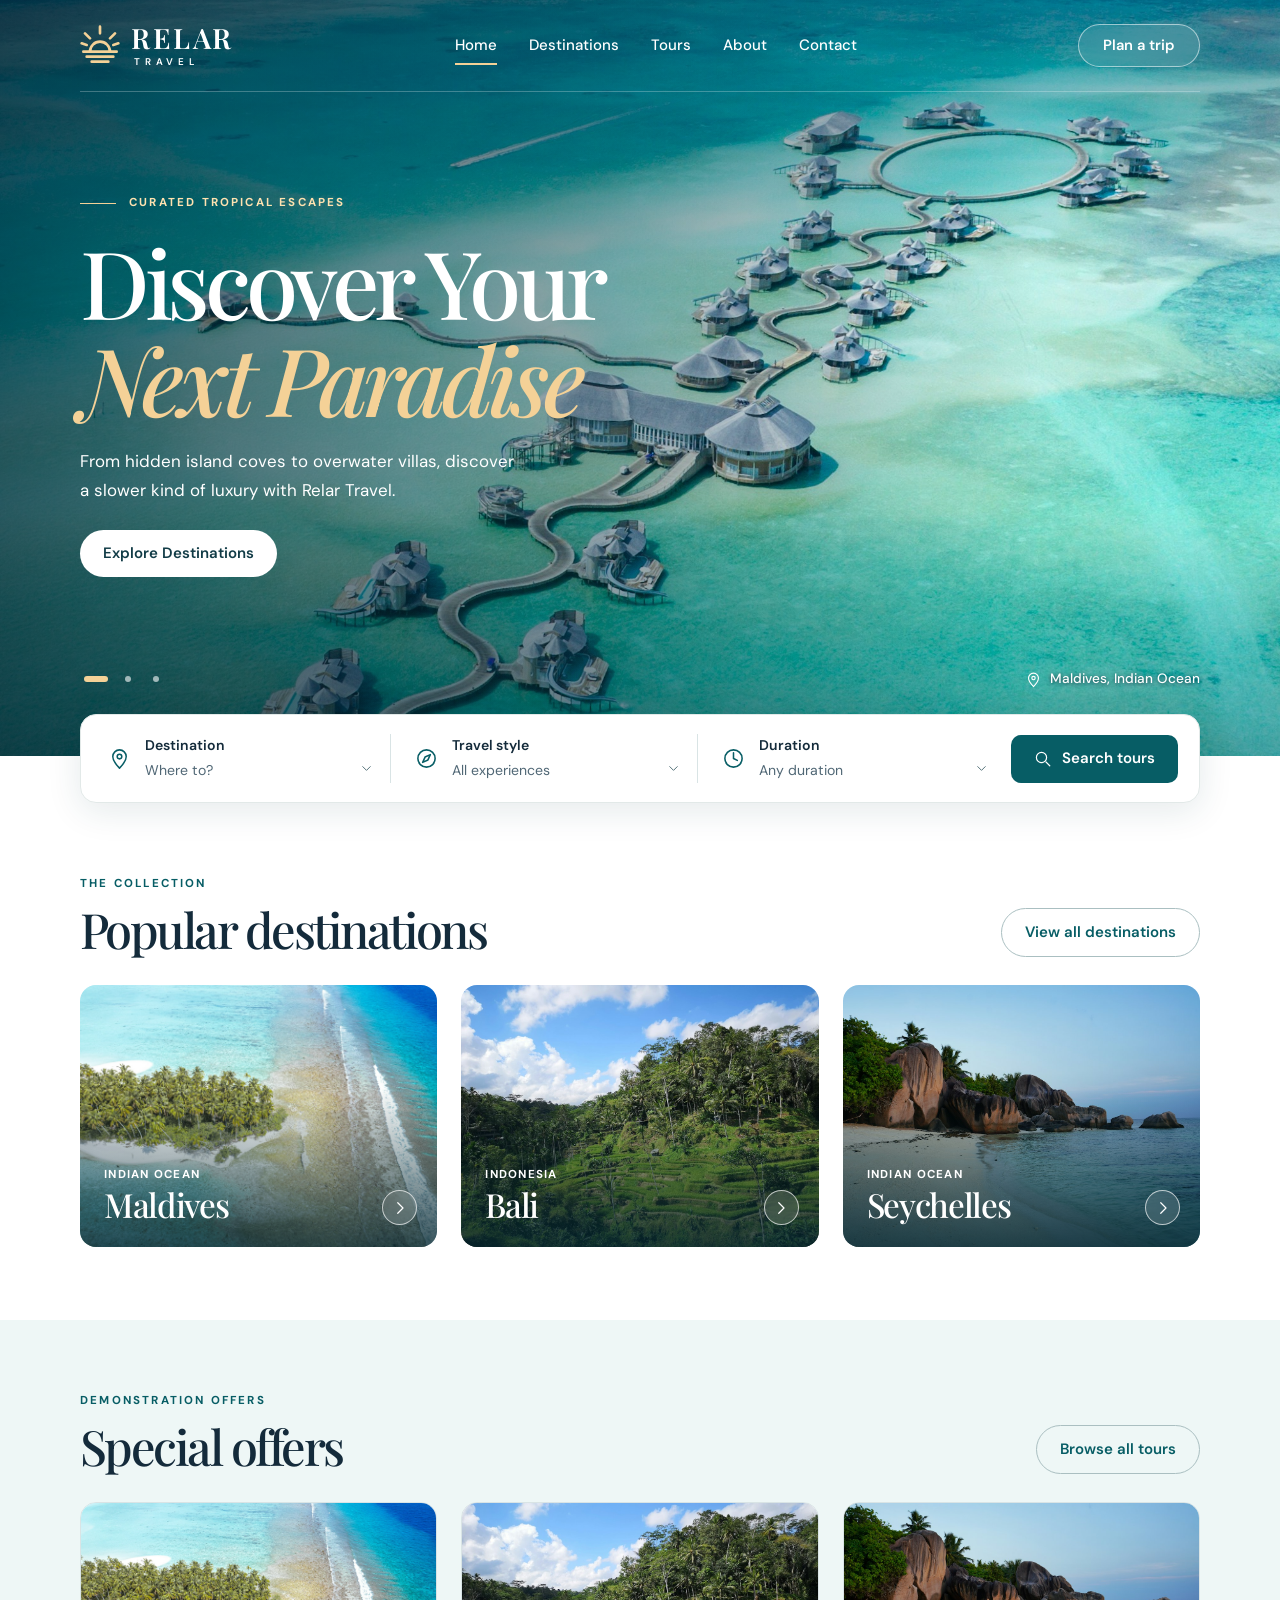
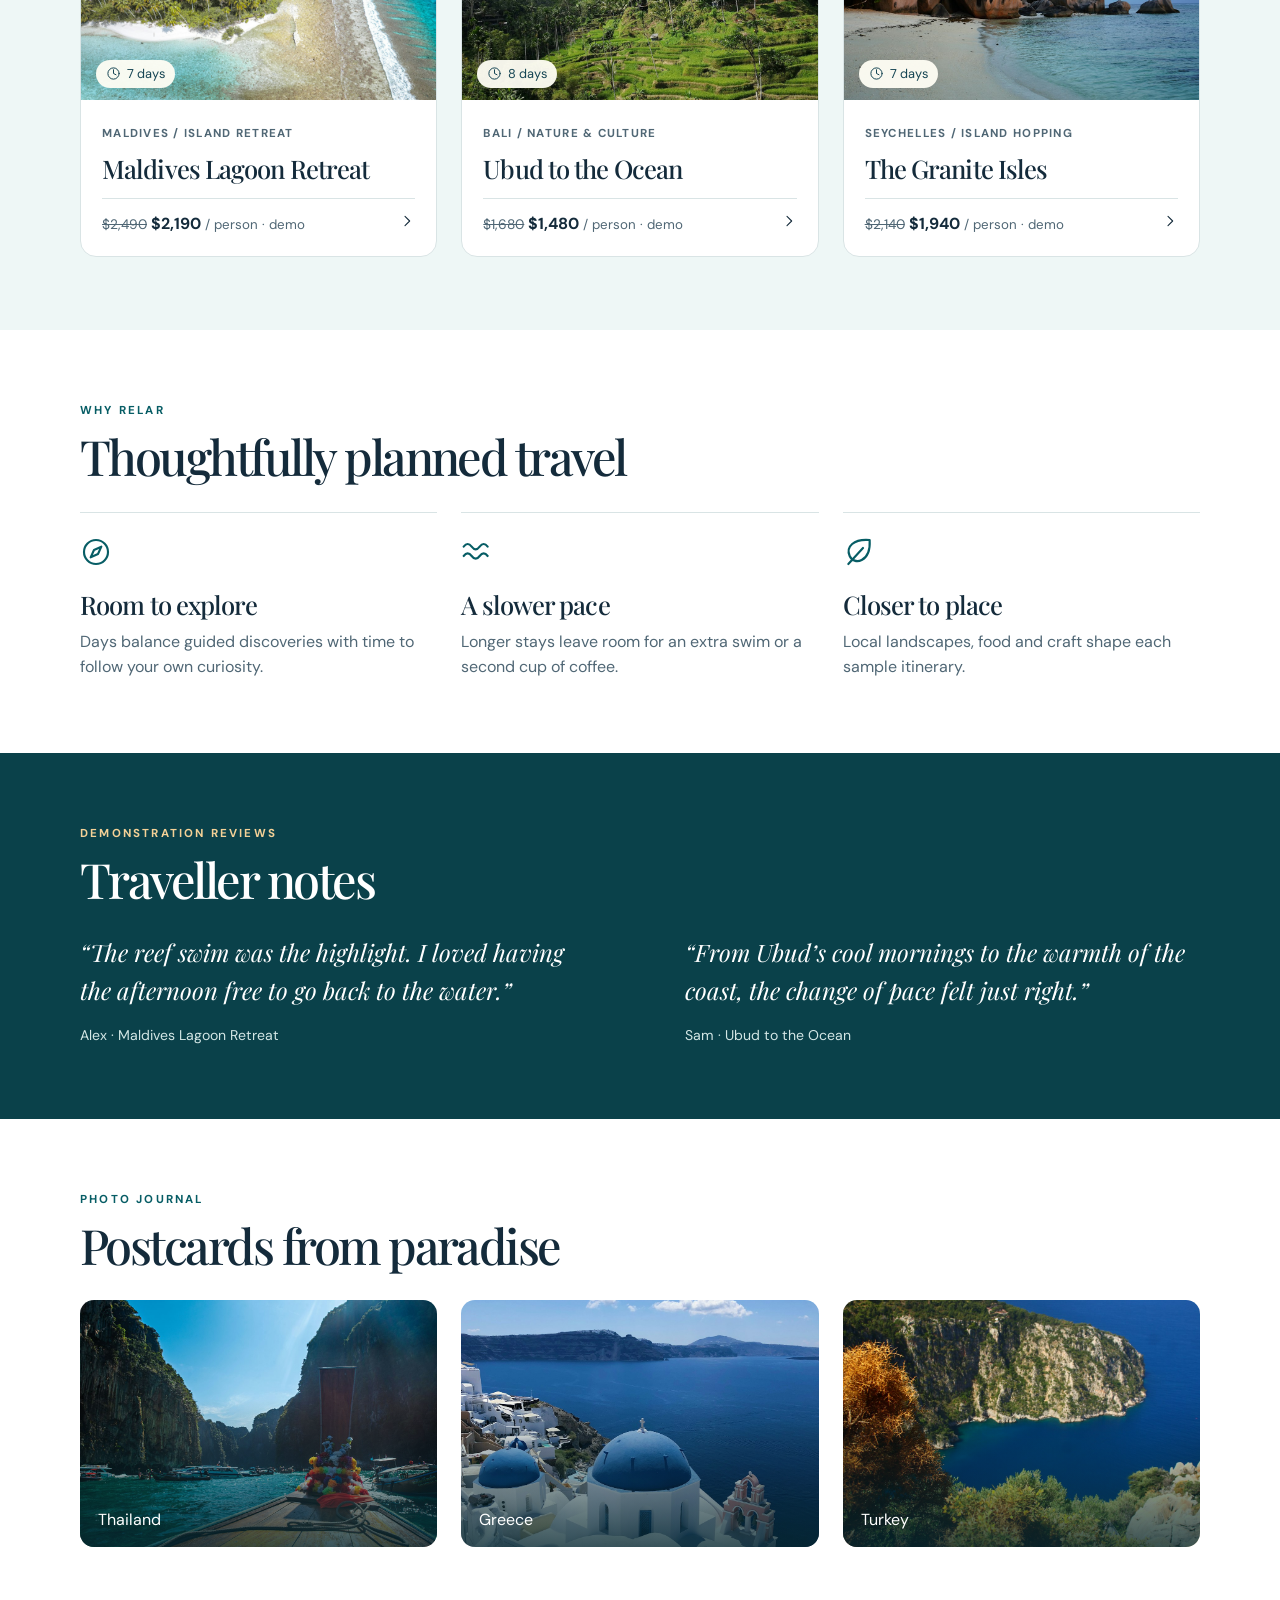
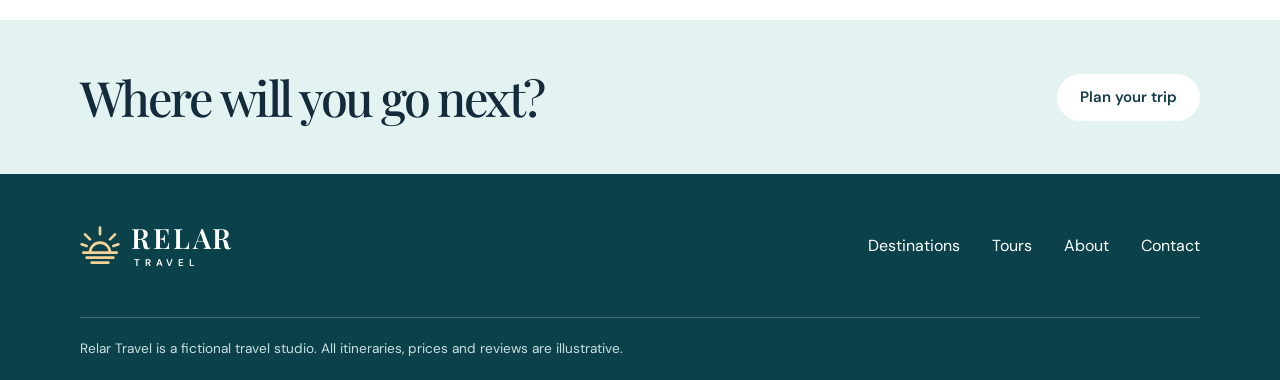
<file: index.html>
<!doctype html>
<html lang="en">
<head>
  <meta charset="utf-8">
  <meta name="viewport" content="width=device-width, initial-scale=1">
  <meta name="theme-color" content="#064d5a">
  <meta name="description" content="Explore tropical destinations and fictional resort itineraries with Relar Travel, a demonstration travel collection.">
  <title>Island escapes | Relar Travel</title>
  <link rel="icon" href="assets/sun.svg" type="image/svg+xml">
  <link rel="preconnect" href="https://fonts.googleapis.com">
  <link rel="preconnect" href="https://fonts.gstatic.com" crossorigin>
  <link href="https://fonts.googleapis.com/css2?family=DM+Sans:wght@400;500;600;700&amp;family=Playfair+Display:ital,wght@0,500;0,600;1,500&amp;display=swap" rel="stylesheet">
  <link rel="stylesheet" href="css/style.css">
  <script defer src="js/data.js"></script>
  <script defer src="js/main.js"></script>
</head>
<body data-page="index">
  <a class="skip" href="#main">Skip to content</a>
  <header id="header"></header>
  <main id="main"><noscript>Please enable JavaScript to explore the travel collection.</noscript></main>
  <footer id="footer"></footer>
</body>
</html>
</file>
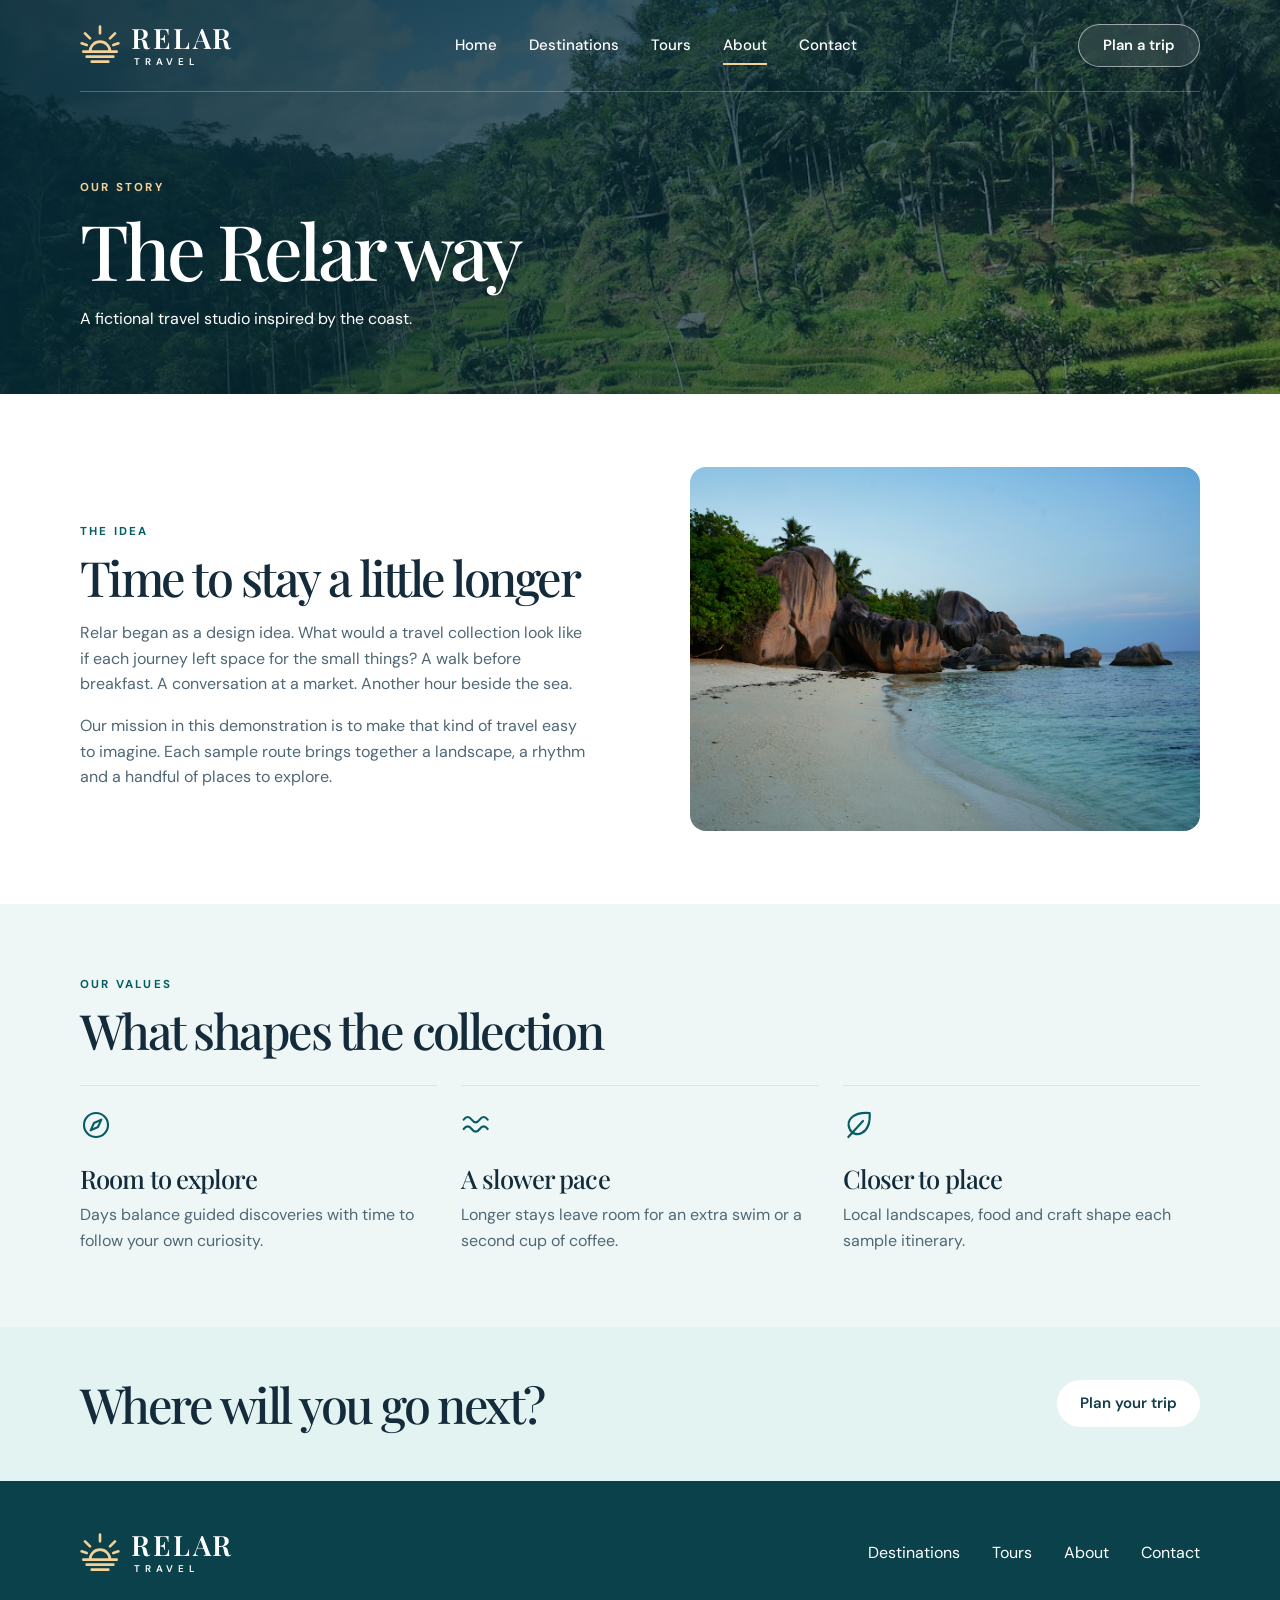
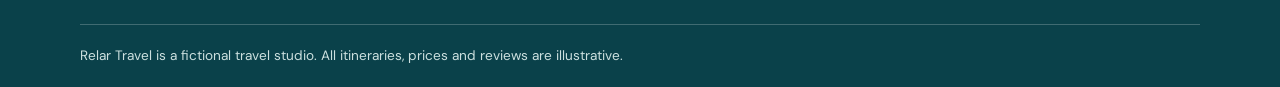
<file: about.html>
<!doctype html>
<html lang="en">
<head>
  <meta charset="utf-8">
  <meta name="viewport" content="width=device-width, initial-scale=1">
  <meta name="theme-color" content="#064d5a">
  <meta name="description" content="Explore tropical destinations and fictional resort itineraries with Relar Travel, a demonstration travel collection.">
  <title>Our story | Relar Travel</title>
  <link rel="icon" href="assets/sun.svg" type="image/svg+xml">
  <link rel="preconnect" href="https://fonts.googleapis.com">
  <link rel="preconnect" href="https://fonts.gstatic.com" crossorigin>
  <link href="https://fonts.googleapis.com/css2?family=DM+Sans:wght@400;500;600;700&amp;family=Playfair+Display:ital,wght@0,500;0,600;1,500&amp;display=swap" rel="stylesheet">
  <link rel="stylesheet" href="css/style.css">
  <script defer src="js/data.js"></script>
  <script defer src="js/main.js"></script>
</head>
<body data-page="about">
  <a class="skip" href="#main">Skip to content</a>
  <header id="header"></header>
  <main id="main"><noscript>Please enable JavaScript to explore the travel collection.</noscript></main>
  <footer id="footer"></footer>
</body>
</html>
</file>
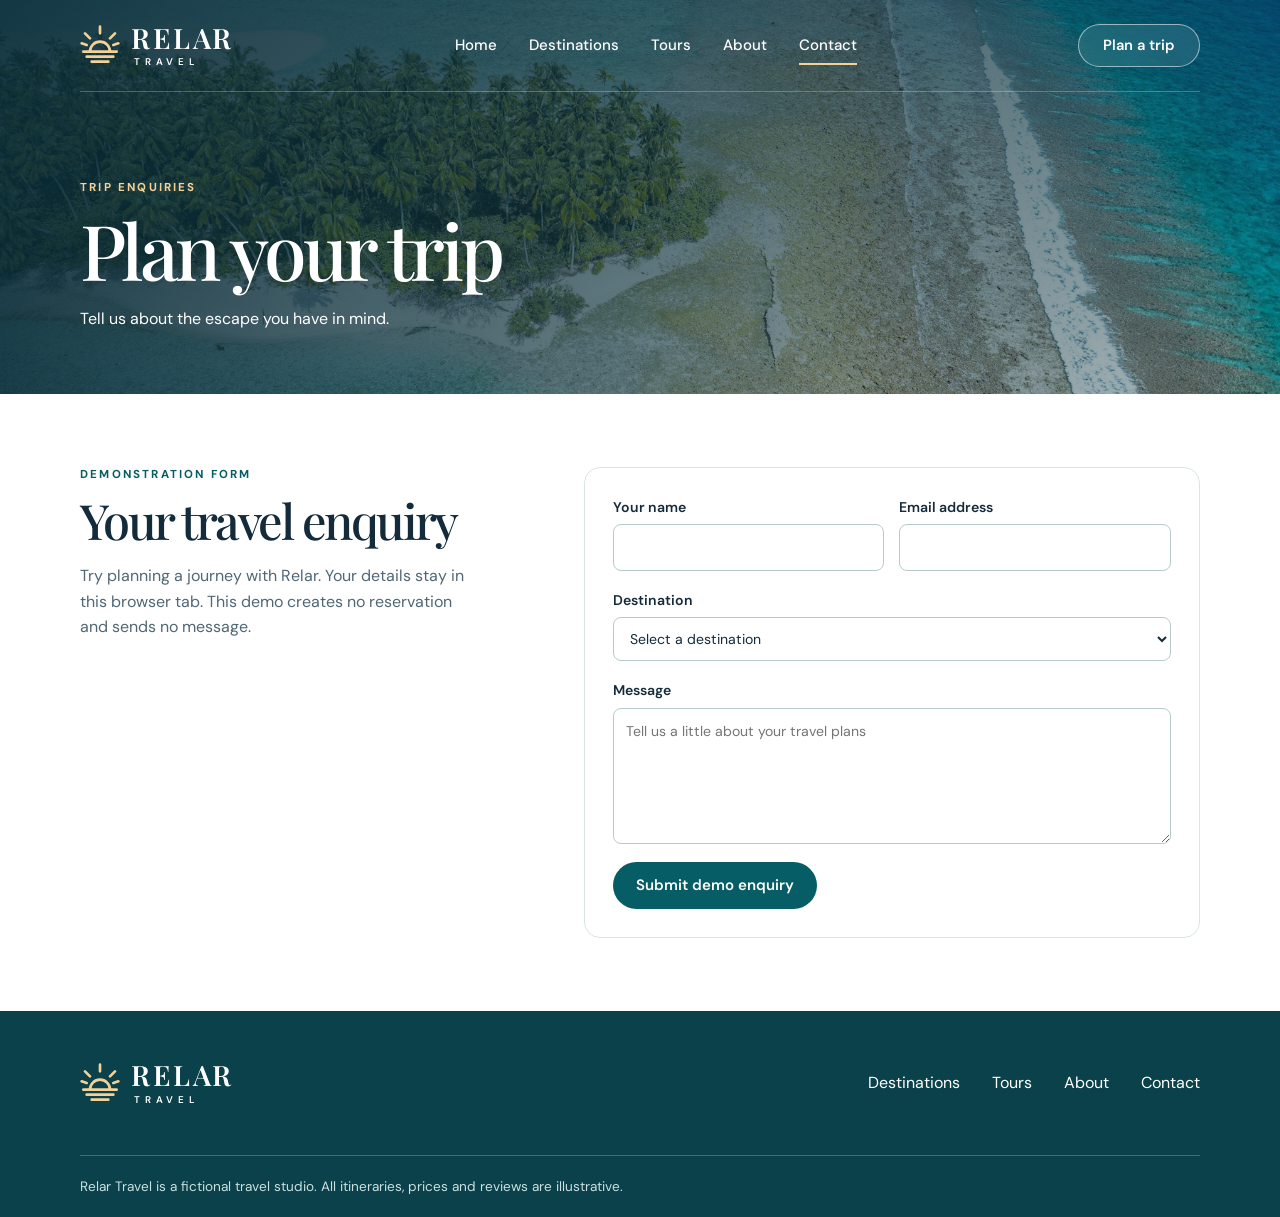
<file: contact.html>
<!doctype html>
<html lang="en">
<head>
  <meta charset="utf-8">
  <meta name="viewport" content="width=device-width, initial-scale=1">
  <meta name="theme-color" content="#064d5a">
  <meta name="description" content="Explore tropical destinations and fictional resort itineraries with Relar Travel, a demonstration travel collection.">
  <title>Plan your trip | Relar Travel</title>
  <link rel="icon" href="assets/sun.svg" type="image/svg+xml">
  <link rel="preconnect" href="https://fonts.googleapis.com">
  <link rel="preconnect" href="https://fonts.gstatic.com" crossorigin>
  <link href="https://fonts.googleapis.com/css2?family=DM+Sans:wght@400;500;600;700&amp;family=Playfair+Display:ital,wght@0,500;0,600;1,500&amp;display=swap" rel="stylesheet">
  <link rel="stylesheet" href="css/style.css">
  <script defer src="js/data.js"></script>
  <script defer src="js/main.js"></script>
</head>
<body data-page="contact">
  <a class="skip" href="#main">Skip to content</a>
  <header id="header"></header>
  <main id="main"><noscript>Please enable JavaScript to explore the travel collection.</noscript></main>
  <footer id="footer"></footer>
</body>
</html>
</file>
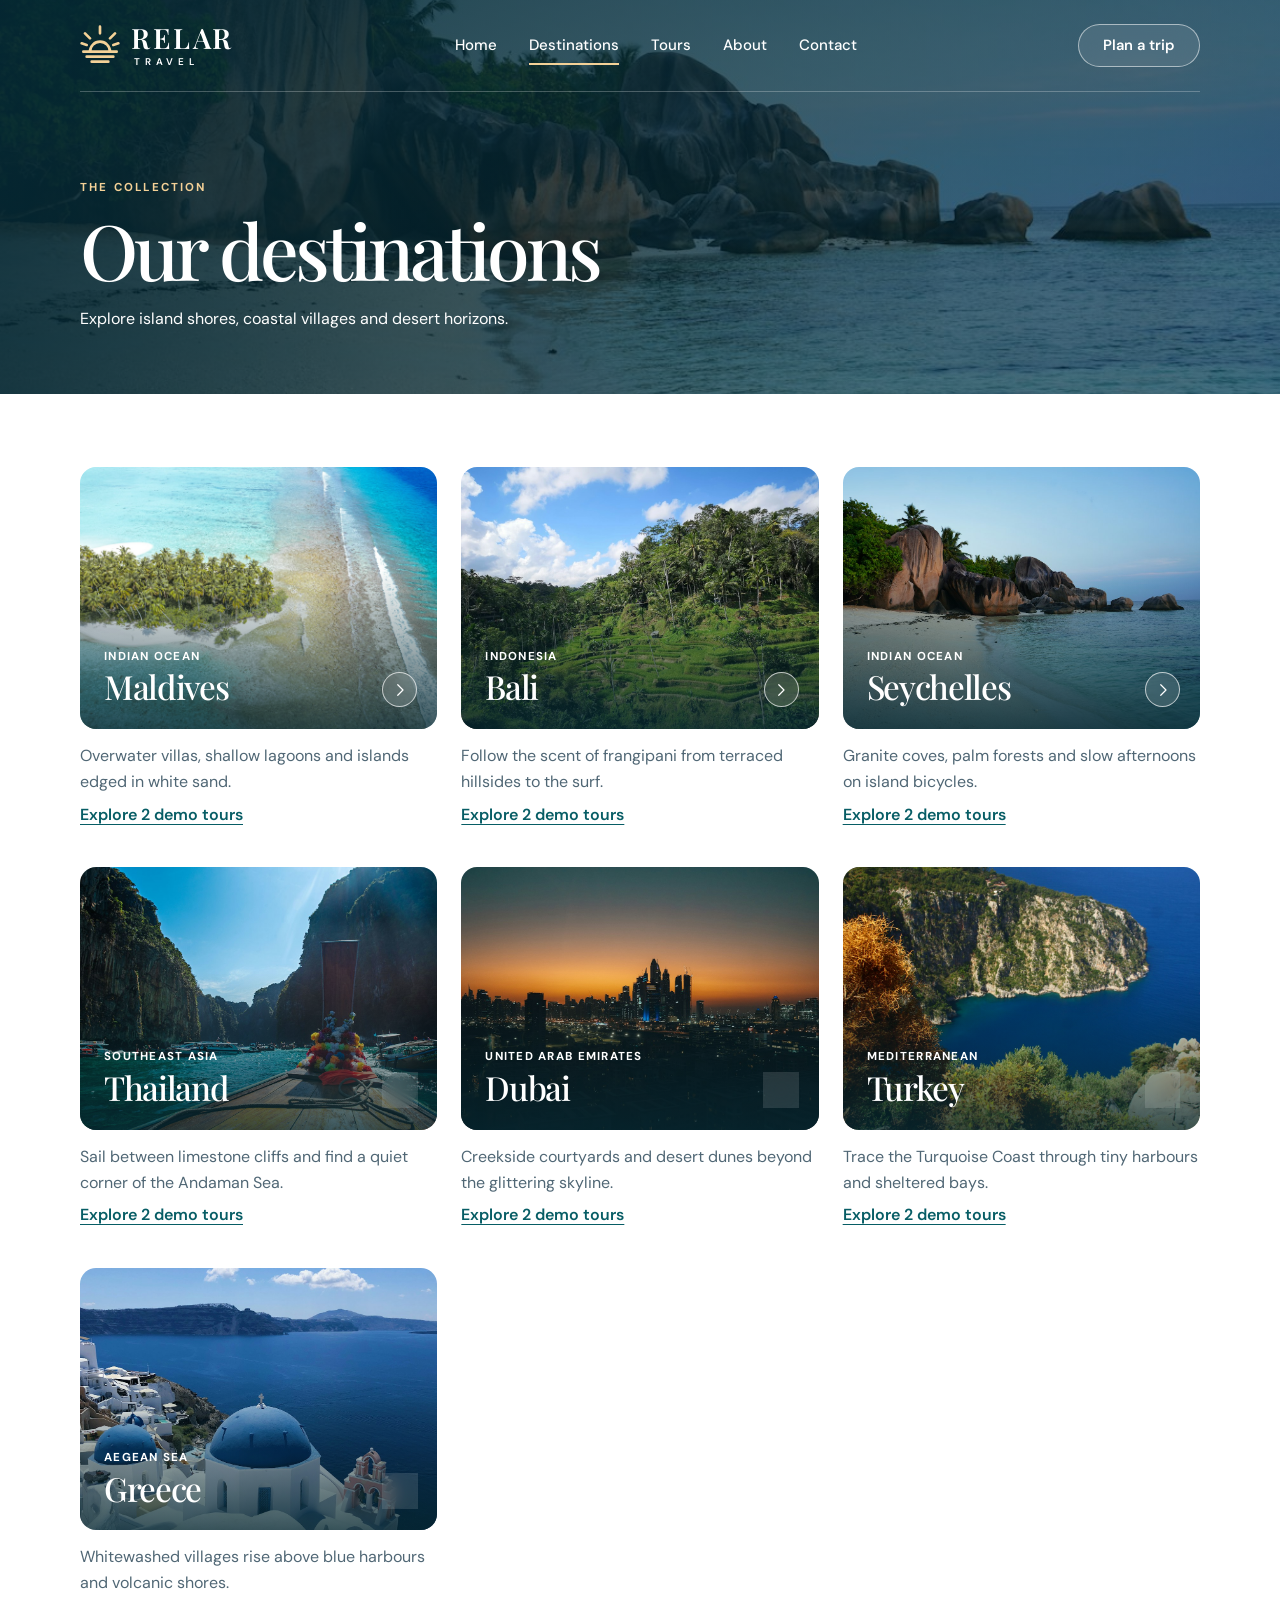
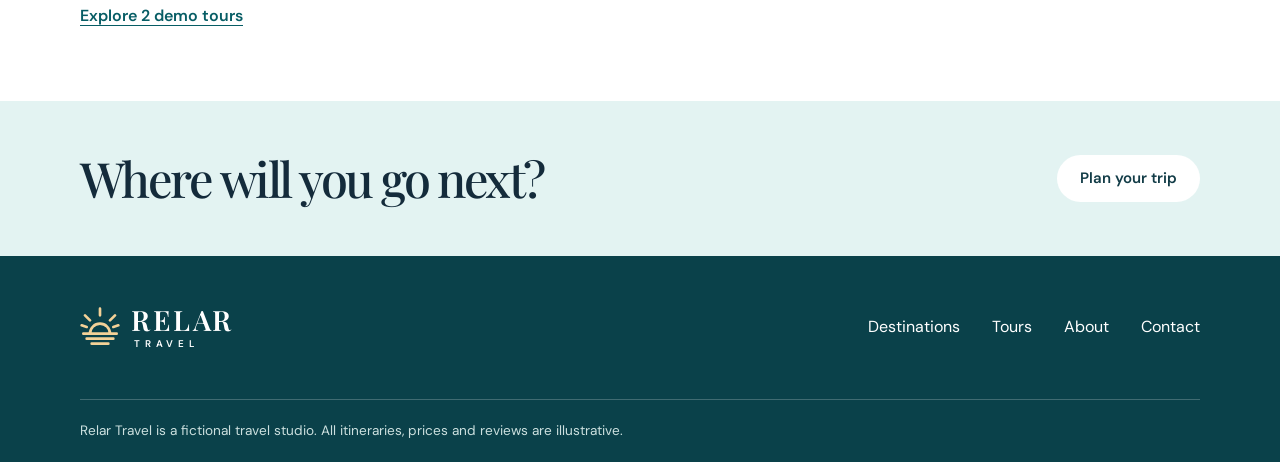
<file: destinations.html>
<!doctype html>
<html lang="en">
<head>
  <meta charset="utf-8">
  <meta name="viewport" content="width=device-width, initial-scale=1">
  <meta name="theme-color" content="#064d5a">
  <meta name="description" content="Explore tropical destinations and fictional resort itineraries with Relar Travel, a demonstration travel collection.">
  <title>Destinations | Relar Travel</title>
  <link rel="icon" href="assets/sun.svg" type="image/svg+xml">
  <link rel="preconnect" href="https://fonts.googleapis.com">
  <link rel="preconnect" href="https://fonts.gstatic.com" crossorigin>
  <link href="https://fonts.googleapis.com/css2?family=DM+Sans:wght@400;500;600;700&amp;family=Playfair+Display:ital,wght@0,500;0,600;1,500&amp;display=swap" rel="stylesheet">
  <link rel="stylesheet" href="css/style.css">
  <script defer src="js/data.js"></script>
  <script defer src="js/main.js"></script>
</head>
<body data-page="destinations">
  <a class="skip" href="#main">Skip to content</a>
  <header id="header"></header>
  <main id="main"><noscript>Please enable JavaScript to explore the travel collection.</noscript></main>
  <footer id="footer"></footer>
</body>
</html>
</file>
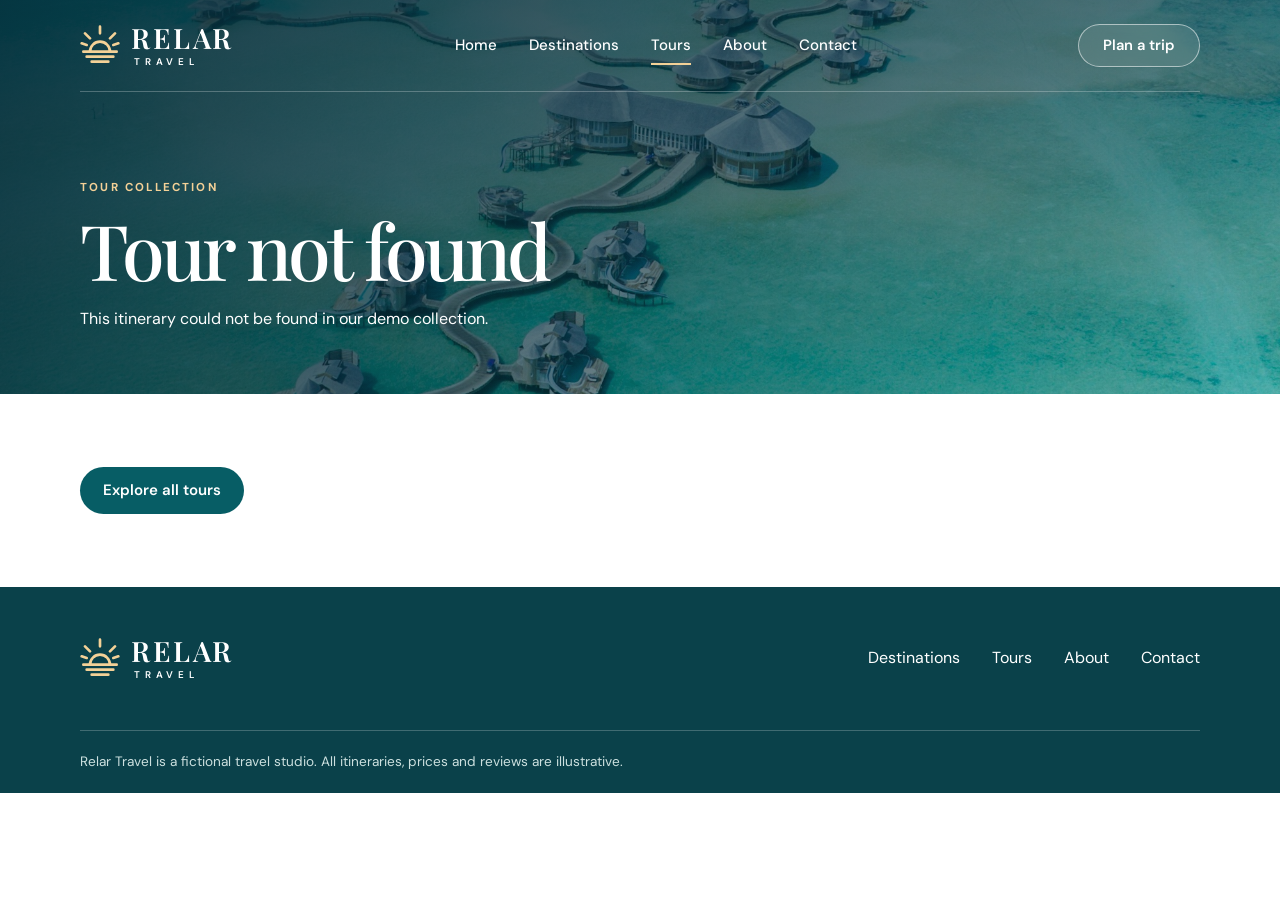
<file: tour.html>
<!doctype html>
<html lang="en">
<head>
  <meta charset="utf-8">
  <meta name="viewport" content="width=device-width, initial-scale=1">
  <meta name="theme-color" content="#064d5a">
  <meta name="description" content="Explore tropical destinations and fictional resort itineraries with Relar Travel, a demonstration travel collection.">
  <title>Tour details | Relar Travel</title>
  <link rel="icon" href="assets/sun.svg" type="image/svg+xml">
  <link rel="preconnect" href="https://fonts.googleapis.com">
  <link rel="preconnect" href="https://fonts.gstatic.com" crossorigin>
  <link href="https://fonts.googleapis.com/css2?family=DM+Sans:wght@400;500;600;700&amp;family=Playfair+Display:ital,wght@0,500;0,600;1,500&amp;display=swap" rel="stylesheet">
  <link rel="stylesheet" href="css/style.css">
  <script defer src="js/data.js"></script>
  <script defer src="js/main.js"></script>
</head>
<body data-page="tour">
  <a class="skip" href="#main">Skip to content</a>
  <header id="header"></header>
  <main id="main"><noscript>Please enable JavaScript to explore the travel collection.</noscript></main>
  <footer id="footer"></footer>
</body>
</html>
</file>
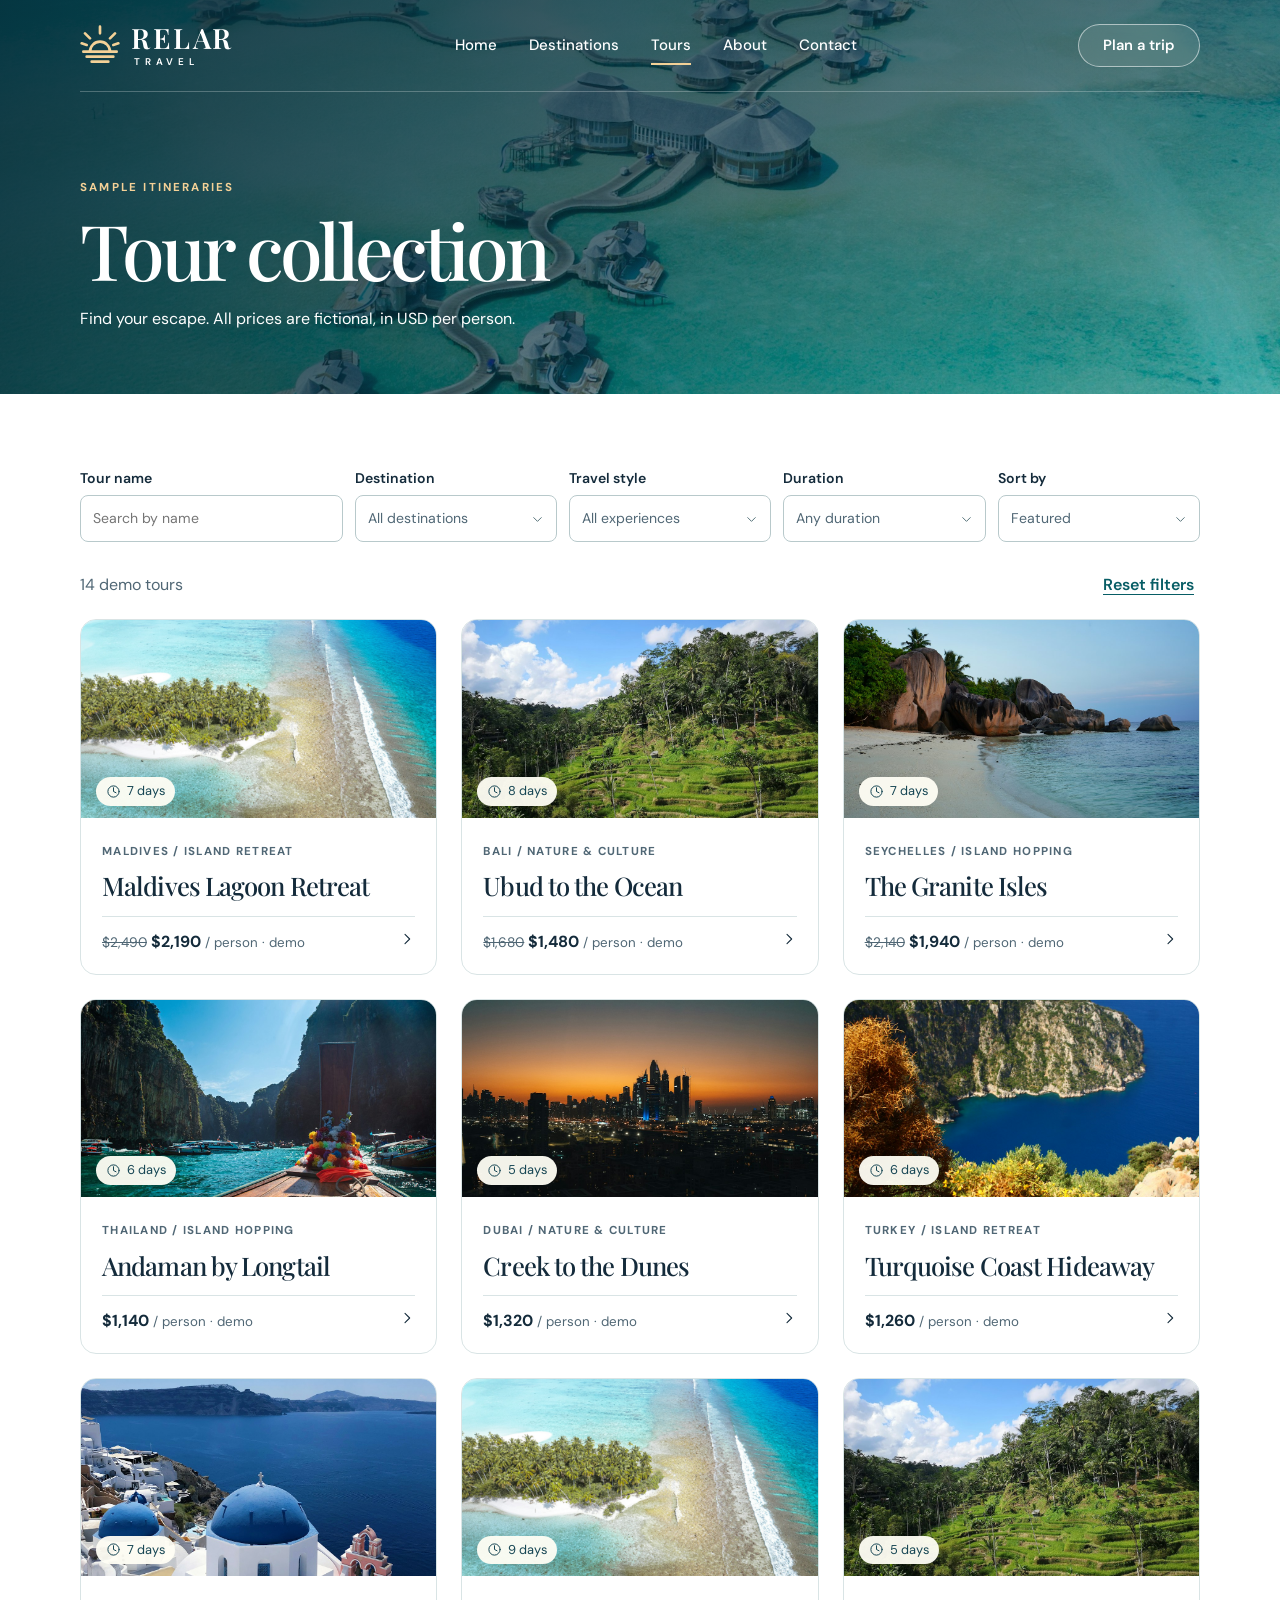
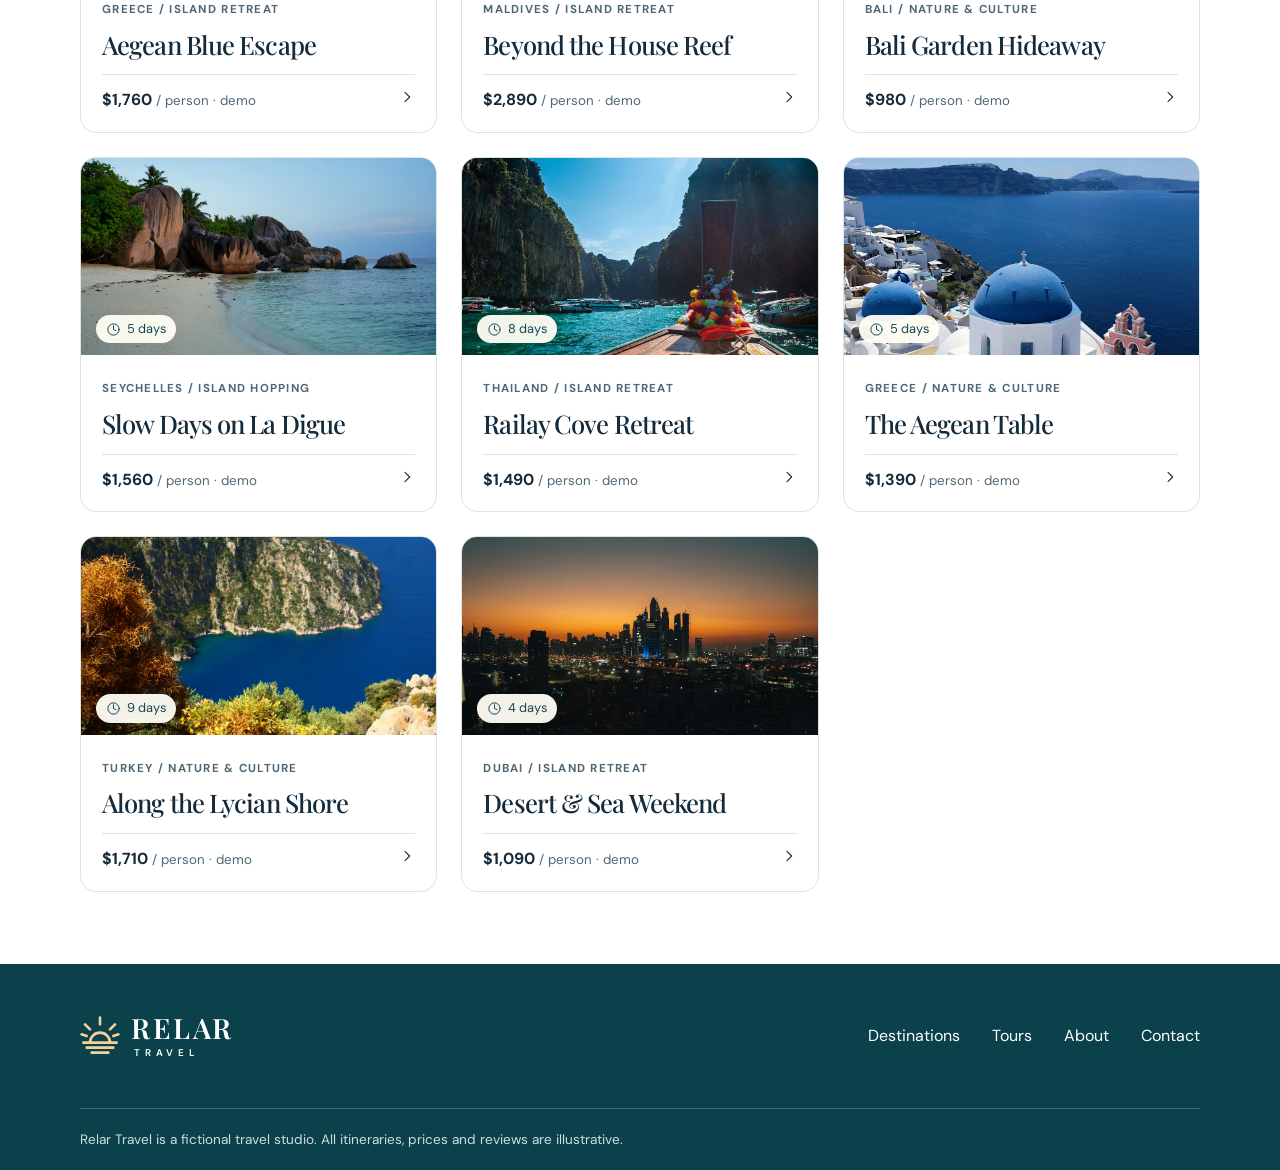
<file: tours.html>
<!doctype html>
<html lang="en">
<head>
  <meta charset="utf-8">
  <meta name="viewport" content="width=device-width, initial-scale=1">
  <meta name="theme-color" content="#064d5a">
  <meta name="description" content="Explore tropical destinations and fictional resort itineraries with Relar Travel, a demonstration travel collection.">
  <title>Tour collection | Relar Travel</title>
  <link rel="icon" href="assets/sun.svg" type="image/svg+xml">
  <link rel="preconnect" href="https://fonts.googleapis.com">
  <link rel="preconnect" href="https://fonts.gstatic.com" crossorigin>
  <link href="https://fonts.googleapis.com/css2?family=DM+Sans:wght@400;500;600;700&amp;family=Playfair+Display:ital,wght@0,500;0,600;1,500&amp;display=swap" rel="stylesheet">
  <link rel="stylesheet" href="css/style.css">
  <script defer src="js/data.js"></script>
  <script defer src="js/main.js"></script>
</head>
<body data-page="tours">
  <a class="skip" href="#main">Skip to content</a>
  <header id="header"></header>
  <main id="main"><noscript>Please enable JavaScript to explore the travel collection.</noscript></main>
  <footer id="footer"></footer>
</body>
</html>
</file>
<file: css/style.css>
:root{--ink:#142b3b;--ocean:#0077b6;--aqua:#00b4d8;--ice:#caf0f8;--teal:#075d65;--gold:#f4d197;--muted:#506775;--line:#d9e4e5;--serif:'Playfair Display',Georgia,serif}
*{box-sizing:border-box}html{scroll-behavior:smooth}body{margin:0;color:var(--ink);font:400 1rem/1.6 'DM Sans',Arial,sans-serif;background:#fff}a{color:inherit;text-decoration:none}button,input,textarea,select{font:inherit;color:inherit}button,select{cursor:pointer}button{border:0}img{display:block;width:100%;height:100%;object-fit:cover}svg{flex-shrink:0}h1,h2,h3,p,figure,blockquote{margin:0}h1,h2,h3{font-family:var(--serif);font-weight:500;line-height:1.12}h2{font-size:clamp(2.25rem,3.8vw,3.65rem);letter-spacing:-.052em}h3{font-size:1.6rem;letter-spacing:-.035em}p{color:var(--muted)}a:focus-visible,button:focus-visible,input:focus-visible,textarea:focus-visible,select:focus-visible{outline:3px solid #dc982f;outline-offset:4px}.wrap{width:min(87.5%,1380px);margin-inline:auto}.skip{position:fixed;left:1rem;top:-6rem;z-index:10;background:white;padding:1rem}.skip:focus{top:.5rem}
#header{position:absolute;inset:0 0 auto;color:white;z-index:5}.nav{height:92px;display:flex;align-items:center;justify-content:space-between;gap:28px;border-bottom:1px solid #ffffff40}.brand{display:inline-flex;align-items:center;gap:11px}.brand svg{color:var(--gold)}.brand span{font:600 1.75rem/.98 var(--serif);letter-spacing:.09em}.brand small{display:block;font:600 .61rem/1 'DM Sans',sans-serif;letter-spacing:.49em;margin:6px 0 0 3px}.nav nav,.footer-top nav{display:flex;align-items:center;gap:clamp(18px,2.5vw,42px)}.nav nav a{position:relative;font-size:.94rem;font-weight:500}.nav nav a:after{content:'';position:absolute;bottom:-7px;left:0;right:0;height:2px;background:var(--gold);transform:scaleX(0);transition:transform .2s}.nav nav a:hover:after,.nav nav [aria-current]:after{transform:scaleX(1)}.nav-cta{border:1px solid #ffffff88;border-radius:32px;background:#ffffff19;backdrop-filter:blur(12px);padding:9px 24px;font-weight:600;font-size:.92rem}.nav-cta:hover{background:#ffffff35}.menu-toggle{display:none}.hero{position:relative;isolation:isolate;color:white;background:#084e63;min-height:640px;height:clamp(640px,84svh,980px)}.hero-image,.hero-image:after,.banner>img,.banner:after{position:absolute;inset:0;width:100%;height:100%;z-index:-1}.hero-image img{object-position:50% 36%}.hero-image:after,.banner:after{content:'';z-index:0;background:linear-gradient(90deg,rgba(2,29,43,.72),rgba(3,34,46,.38) 47%,transparent 81%),linear-gradient(180deg,#03202c65,transparent 36%,transparent 68%,#042a3d65)}.hero-inner{height:100%;position:relative;display:flex;align-items:center;padding-top:44px;padding-bottom:28px}.hero-kicker,.eyebrow{font:700 .72rem/1.4 'DM Sans',sans-serif;letter-spacing:.19em;text-transform:uppercase}.hero-kicker{display:flex;align-items:center;gap:13px;color:#ffe2b0;margin-bottom:22px}.hero-kicker span{height:1px;width:36px;background:var(--gold)}.hero h1{font-size:clamp(4.6rem,7.35vw,7.7rem);line-height:1.03;letter-spacing:-.057em;font-weight:500}.hero h1 em{color:var(--gold);font-weight:500}.hero-copy>p:not(.hero-kicker){margin:20px 0 25px;color:#fff;font-size:1.06rem;line-height:1.7}.btn{display:inline-flex;align-items:center;justify-content:center;gap:10px;padding:13px 23px;border-radius:30px;font:600 .94rem/1.4 'DM Sans',sans-serif;transition:background .18s,transform .18s}.btn:hover{transform:translateY(-2px)}.light{color:#123c47;background:#fff}.light:hover{background:#f5ecda}.primary{background:var(--teal);color:#fff}.primary:hover{background:#064854}.outline{background:transparent;border:1px solid #aabfc1;color:var(--teal)}.outline:hover{background:#eaf6f5}.hero-bottom{position:absolute;bottom:65px;left:0;right:0;display:flex;justify-content:space-between;align-items:center}.slide-dots{display:flex;gap:4px}.slide-dots button{min-width:24px;height:24px;background:transparent;padding:4px;display:grid;place-items:center}.slide-dots span{height:6px;width:6px;border-radius:8px;background:#ffffff99}.slide-dots [aria-pressed=true] span{width:24px;background:var(--gold)}.location{display:flex;align-items:center;gap:8px;font-size:.85rem;font-weight:500;text-shadow:0 1px 4px #163a46}
.search-wrap{position:relative;z-index:2;margin-top:-42px}.trip-search{background:white;border-radius:16px;box-shadow:0 8px 35px #143d4b1c;display:grid;grid-template-columns:1fr 1fr 1fr auto;align-items:center;padding:19px 21px 19px 9px;gap:6px;border:1px solid #e2e9e8}.select-field{display:flex;align-items:center;gap:14px;position:relative;min-width:0}.select-field>svg:first-child{color:var(--teal)}.select-field>svg:last-child{pointer-events:none;color:#57747b;position:absolute;right:16px;bottom:7px}.select-field span{display:block;flex:1;min-width:0}.select-field strong,label{font-size:.88rem;font-weight:600}.select-field select{border:0;background:transparent;appearance:none;width:100%;color:var(--muted);font-weight:400;padding:2px 24px 2px 0}.trip-search .select-field{border-right:1px solid var(--line);padding:0 18px}.trip-search .select-field:nth-last-child(2){border:0}.trip-search .btn{border-radius:10px;min-height:48px}
.section{padding-block:clamp(54px,5.7vw,92px)}.section-head{display:flex;justify-content:space-between;align-items:end;gap:18px;margin-bottom:28px}.eyebrow{color:var(--teal);margin-bottom:10px}.grid,.journal,.benefits{display:grid;grid-template-columns:repeat(3,minmax(0,1fr));gap:24px}.dest-card>a:first-child{display:block;aspect-ratio:1.36;border-radius:16px;position:relative;overflow:hidden;isolation:isolate;color:#fff;background:var(--teal)}.dest-card img,.tour-photo img{transition:transform .45s}.dest-card a:hover img,.tour-card a:hover img{transform:scale(1.035)}.dest-card>a:first-child:after,.journal figure:after{content:'';position:absolute;inset:40% 0 0;background:linear-gradient(transparent,#062832c9);pointer-events:none}.card-bottom,.card-round{position:absolute;z-index:1;bottom:22px}.card-bottom{left:24px}.card-bottom small,.tour-copy>small,.booking>small:first-child,.itinerary small{font-size:.72rem;font-weight:700;letter-spacing:.11em;text-transform:uppercase}.card-bottom strong{display:block;font:500 clamp(1.8rem,2.6vw,2.8rem)/1.2 var(--serif);letter-spacing:-.04em}.card-round{right:20px;border:1px solid #fffa;border-radius:50%;width:35px;height:35px;display:grid;place-items:center;background:#ffffff20;backdrop-filter:blur(8px)}.tint,.booking,.chosen{background:#eef7f6}.tour-card{background:white;border:1px solid var(--line);border-radius:16px;overflow:hidden}.tour-card>a{display:block}.tour-photo{aspect-ratio:1.8;position:relative;overflow:hidden}.tour-photo span{position:absolute;bottom:12px;left:15px;background:#fffef5f2;color:#154553;border-radius:25px;padding:4px 10px;display:flex;align-items:center;gap:6px;font-size:.8rem}.tour-copy{padding:19px 21px}.tour-copy>small{color:var(--teal)}.tour-copy h3{margin:9px 0 16px}.tour-copy>div{border-top:1px solid var(--line);padding-top:12px}.tour-copy small{color:var(--muted)}.tour-copy i{float:right}.benefits article{border-top:1px solid var(--line);padding-top:23px}.benefits svg{color:var(--teal)}.benefits h3{margin:15px 0 10px}.reviews,.closing,footer{background:#0a414a;color:white}.reviews .eyebrow{color:var(--gold)}.quote-grid{display:grid;grid-template-columns:1fr 1fr;gap:8%}blockquote{font:italic 1.5rem/1.55 var(--serif)}cite{display:block;font:400 .88rem/1.5 'DM Sans',sans-serif;margin-top:16px;color:#d4e7e6}.journal figure{aspect-ratio:1.45;position:relative;border-radius:14px;overflow:hidden}.journal figcaption{position:absolute;bottom:14px;left:18px;color:white;z-index:1}.closing{background:#e3f3f2;color:var(--ink)}.closing .wrap,.footer-top{display:flex;align-items:center;justify-content:space-between;gap:20px;padding-block:50px}.fine{border-top:1px solid #ffffff38;padding-block:20px;color:#cce0df;font-size:.85rem}
.banner{isolation:isolate;background:#095668;color:#fff;position:relative;padding:180px 0 62px}.banner:after{z-index:-1;background:linear-gradient(90deg,#052935dc,#05293550),linear-gradient(#072e3c70,transparent)}.banner h1{font-size:clamp(3rem,6vw,6rem);letter-spacing:-.052em;max-width:1000px}.banner p:not(.eyebrow){color:white;margin-top:14px;max-width:620px}.banner .eyebrow{color:var(--gold)}.dest-grid{row-gap:40px}.dest-card p{margin:14px 0 7px}.text-link,.reset{color:var(--teal);text-decoration:underline;text-underline-offset:4px;font-weight:600}.catalog #filters{display:grid;grid-template-columns:1.3fr repeat(4,1fr);gap:12px}.catalog label,.enquiry label{display:block}.catalog .select-field>svg{bottom:15px;right:12px}.catalog select,.catalog input,.enquiry input,.enquiry select,.enquiry textarea{display:block;width:100%;border:1px solid #b8c9cb;padding:11px 12px;border-radius:8px;margin-top:6px;background:white;font-weight:400;min-width:0}.catalog select{padding-right:32px}.result-head{display:flex;justify-content:space-between;align-items:center;margin:24px 0 16px}.reset{background:transparent;padding:6px}.empty{grid-column:1/-1;background:#eff7f6;padding:36px;border-radius:14px}.empty p,.story p,.detail-layout section>p,.contact-layout>div>p:not(.eyebrow){margin-top:16px}.detail-layout,.contact-layout,.story{display:grid;grid-template-columns:1.6fr 1fr;gap:9%;align-items:start}.booking,.enquiry{padding:28px;border-radius:16px}.booking small{display:block}.booking p{display:flex;align-items:center;gap:8px}.booking h2{margin:10px 0}.booking .btn{margin:22px 0 12px}.itinerary{list-style:none;padding:0;margin:25px 0 0}.itinerary li{display:grid;grid-template-columns:95px 1fr;border-top:1px solid var(--line);padding:18px 0;gap:12px}.itinerary small{color:var(--teal);padding-top:5px}.itinerary h3{margin-bottom:6px}.detail-photo{padding-top:0}.detail-photo img{max-height:450px;border-radius:16px;aspect-ratio:2}.story{grid-template-columns:1fr 1fr;align-items:center}.story img{aspect-ratio:1.4;border-radius:16px}.contact-layout{grid-template-columns:.85fr 1.3fr}.enquiry{border:1px solid var(--line);display:grid;gap:18px}.form-row{display:grid;grid-template-columns:1fr 1fr;gap:15px}.enquiry textarea{resize:vertical}.enquiry .btn{justify-self:start}.chosen,.success{padding:12px 16px;border-radius:8px;color:var(--teal)}.success{background:#e4f5eb;display:flex;align-items:center;gap:10px}.success[hidden],.chosen[hidden]{display:none}.reveal{animation:arrive .55s ease-out}@keyframes arrive{from{opacity:.65;transform:translateY(10px)}to{opacity:1;transform:none}}
@media(max-width:960px){.nav{gap:16px}.nav nav{gap:18px}.trip-search{gap:0;padding-left:0}.trip-search .select-field{gap:8px;padding-inline:13px}.trip-search .select-field>svg:last-child{right:8px}.grid,.journal,.benefits{gap:16px}.catalog #filters{grid-template-columns:repeat(3,1fr)}.dest-grid{row-gap:30px}.contact-layout{gap:5%}}
@media(max-width:760px){.wrap{width:90%}.nav{height:74px}.nav-cta{margin-left:auto;padding:7px 17px}.menu-toggle{width:40px;height:40px;display:grid;place-items:center;border:1px solid #fff8;background:#ffffff18;color:white;border-radius:50%}.nav nav{display:none}.open .nav nav{display:grid;position:absolute;top:70px;left:5%;right:5%;padding:14px 20px;border-radius:12px;background:#0a414afa;box-shadow:0 10px 24px #0002;gap:0}.open nav a{padding:9px 0}.nav nav a:after{display:none}.open nav [aria-current]{color:var(--gold)}.hero{height:78svh;min-height:560px}.hero-inner{padding-top:18px}.hero h1{font-size:clamp(3.8rem,10vw,5.3rem)}.hero-image img{object-position:66% 42%}.hero-copy>p:not(.hero-kicker){font-size:1rem;max-width:380px}.hero-bottom{bottom:55px}.trip-search{grid-template-columns:1fr 1fr;row-gap:14px;padding:16px 12px}.trip-search .select-field:nth-child(2){border:0}.trip-search .btn{margin-inline:10px}.grid,.journal{grid-template-columns:repeat(2,minmax(0,1fr))}.section-head{align-items:start}.section-head .btn{font-size:.84rem;padding:9px 13px;white-space:nowrap}.benefits,.contact-layout,.detail-layout,.story{grid-template-columns:1fr;gap:28px}.journal figure:last-child{grid-column:1/-1;aspect-ratio:2.5}.footer-top{align-items:start}.footer-top nav{flex-wrap:wrap;justify-content:end}.banner{padding:140px 0 50px}.detail-layout .booking{grid-row:1}.detail-photo img{aspect-ratio:1.5}}
@media(max-width:520px){.brand span{font-size:1.42rem}.brand svg{width:32px}.brand{gap:8px}.brand small{font-size:.53rem}.nav{gap:10px}.hero h1{font-size:clamp(3.45rem,12vw,4.5rem)}.hero-kicker{font-size:.65rem;letter-spacing:.16em}.hero-copy>p:not(.hero-kicker){max-width:310px}.wide{display:none}.hero-bottom{bottom:53px}.hero-image:after{background:linear-gradient(90deg,#042c3eb8,#03203235),linear-gradient(0deg,#042c3e70,transparent 45%)}.trip-search .select-field{padding-inline:8px;gap:7px}.trip-search .select-field>svg:first-child{width:19px}.select-field strong,.select-field select{font-size:.81rem}.trip-search .btn{font-size:.84rem;padding-inline:9px}.section-head{align-items:start;flex-wrap:wrap;gap:14px}.grid,.journal,.quote-grid,.form-row{grid-template-columns:1fr}.quote-grid{gap:25px}.journal figure:last-child{grid-column:auto;aspect-ratio:1.45}.catalog #filters{grid-template-columns:1fr 1fr}.catalog #filters>label:first-child{grid-column:1/-1}.closing .wrap,.footer-top{align-items:start;flex-direction:column}.footer-top nav{justify-content:start;gap:18px}.enquiry{padding:18px}.card-bottom strong{font-size:2.15rem}}
@media(prefers-reduced-motion:reduce){html{scroll-behavior:auto}*,*:before,*:after{animation:none!important;transition:none!important}}
del{color:var(--muted);font-size:.86rem}

/* Keep the navigation still while the new page comes into view. */
@media (prefers-reduced-motion: no-preference) {
  .page-arrival main {
    animation: content-arrival 320ms cubic-bezier(.2,.7,.3,1) both;
  }
}
@keyframes content-arrival {
  from { opacity: .72; transform: translateY(6px); }
  to { opacity: 1; transform: translateY(0); }
}
</file>
